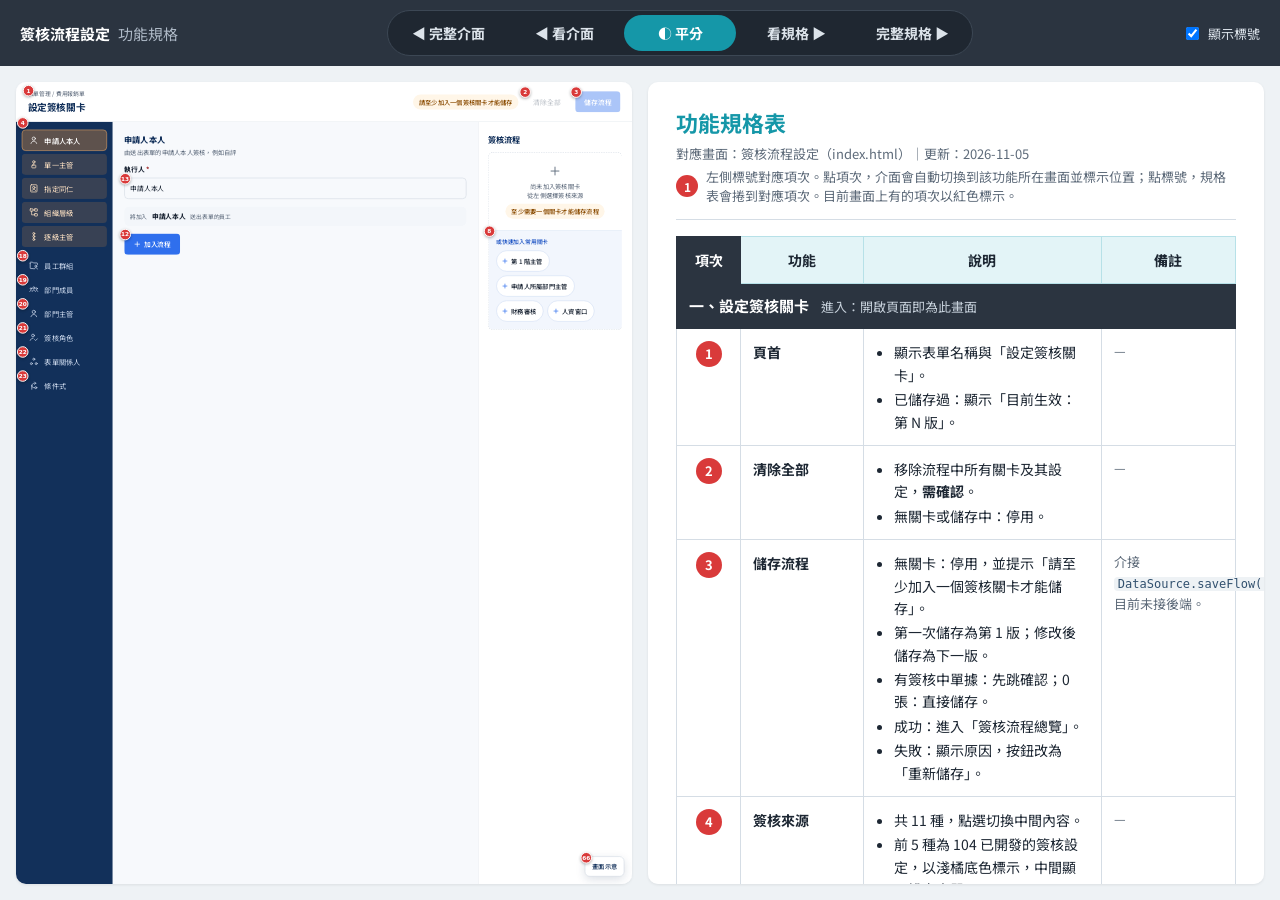
<file: spec.html>
<!doctype html>
<html lang="zh-Hant">
<head>
<meta charset="utf-8">
<meta name="viewport" content="width=device-width, initial-scale=1">
<title>簽核流程設定｜功能規格</title>
<link rel="preconnect" href="https://fonts.googleapis.com">
<link rel="stylesheet" href="https://fonts.googleapis.com/css2?family=Noto+Sans+TC:wght@400;500;700&display=swap">
<link rel="stylesheet" href="css/spec.css?v=2">
</head>
<body>
<header class="bar">
  <div class="bar-title">簽核流程設定<span>功能規格</span></div>
  <div class="modes" role="group" aria-label="版面">
    <button type="button" data-mode="ui-full">◀ 完整介面</button>
    <button type="button" data-mode="ui">◀ 看介面</button>
    <button type="button" data-mode="half" class="on">◐ 平分</button>
    <button type="button" data-mode="spec">看規格 ▶</button>
    <button type="button" data-mode="spec-full">完整規格 ▶</button>
  </div>
  <label class="pin-toggle"><input type="checkbox" id="showPins" checked> 顯示標號</label>
</header>
<main class="split" id="split" data-mode="half">
  <section class="pane ui-pane" aria-label="介面">
    <div class="frame-box" id="frameBox"><iframe id="ui" src="index.html?spec=1&amp;v=5" title="簽核流程設定介面"></iframe></div>
  </section>
  <section class="pane spec-pane" id="specPane" aria-label="功能規格">
    <div class="doc">
      <h1>功能規格表</h1>
      <p class="doc-meta">對應畫面：簽核流程設定（index.html）｜更新：2026-11-05</p>
      <p class="doc-hint"><span class="pin-demo">1</span>左側標號對應項次。點項次，介面會自動切換到該功能所在畫面並標示位置；點標號，規格表會捲到對應項次。目前畫面上有的項次以紅色標示。</p>
      <table class="spec">
        <colgroup><col class="c-n"><col class="c-f"><col class="c-d"><col class="c-r"></colgroup>
        <thead><tr><th>項次</th><th>功能</th><th>說明</th><th>備註</th></tr></thead>
        <tbody id="specBody"></tbody>
      </table>
    </div>
  </section>
</main>
<div class="toast" id="toast" role="status" aria-live="polite"></div>
<noscript>此頁面需要啟用 JavaScript。</noscript>
<script src="js/spec-page.js?v=7"></script>
</body>
</html>
</file>
<file: css/spec.css>
:root {
  --bar: #2B3440; --bar-2: #1F2731; --teal: #1597A8; --teal-bg: #E3F4F7; --teal-line: #B7E1E8;
  --ink: #1D2733; --muted: #5E6B7A; --line: #D5DDE5; --page: #EEF2F5; --pin: #D93A3A;
}
* { box-sizing: border-box; }
html, body { height: 100%; }
body { margin: 0; display: flex; flex-direction: column; background: var(--page); color: var(--ink); font-family: 'Noto Sans TC', system-ui, sans-serif; font-size: 14px; }
button { font-family: inherit; cursor: pointer; }

/* 頂部切換列 */
.bar { flex: none; display: flex; align-items: center; justify-content: space-between; gap: 16px; padding: 10px 20px; background: var(--bar); color: #fff; }
.bar-title { font-weight: 700; font-size: 15px; white-space: nowrap; }
.bar-title span { margin-left: 8px; font-weight: 400; color: #AEB9C6; }
.modes { display: flex; gap: 4px; padding: 4px; background: var(--bar-2); border: 1px solid #3C4754; border-radius: 999px; }
.modes button { min-width: 112px; min-height: 36px; padding: 0 16px; border: none; border-radius: 999px; background: transparent; color: #DCE3EA; font-size: 14px; font-weight: 700; white-space: nowrap; }
.modes button:hover { background: #33404D; }
.modes button.on { background: var(--teal); color: #fff; }
.pin-toggle { display: flex; align-items: center; gap: 6px; font-size: 13px; color: #DCE3EA; white-space: nowrap; cursor: pointer; }

/* 左右分割 */
.split { flex: 1; min-height: 0; display: flex; gap: 16px; padding: 16px; }
.pane { min-width: 0; background: #fff; border-radius: 10px; box-shadow: 0 1px 3px rgba(0,0,0,.08); overflow: hidden; transition: flex-basis .25s; }
.ui-pane { flex: 0 0 calc(50% - 8px); }
.spec-pane { flex: 1 1 0; overflow-y: auto; }
.split[data-mode="ui-full"] .ui-pane { flex-basis: 100%; }
.split[data-mode="ui-full"] .spec-pane { display: none; }
.split[data-mode="ui"] .ui-pane { flex-basis: calc(68% - 8px); }
.split[data-mode="spec"] .ui-pane { flex-basis: calc(34% - 8px); }
.split[data-mode="spec-full"] .ui-pane { display: none; }
.frame-box { position: relative; width: 100%; height: 100%; overflow: hidden; }
.frame-box iframe { position: absolute; left: 0; top: 0; border: 0; transform-origin: 0 0; background: #fff; }

/* 規格文件 */
.doc { padding: 24px 28px 48px; max-width: 1200px; }
.doc h1 { margin: 0 0 6px; font-size: 22px; color: var(--teal); }
.doc-meta { margin: 0 0 4px; color: var(--muted); font-size: 13px; }
.doc-hint { display: flex; align-items: center; gap: 8px; margin: 0 0 16px; padding-bottom: 14px; border-bottom: 1px solid var(--line); color: var(--muted); font-size: 13px; }
.pin-demo { flex: none; width: 22px; height: 22px; border-radius: 50%; background: var(--pin); color: #fff; font-size: 12px; font-weight: 700; display: inline-flex; align-items: center; justify-content: center; }

.spec { width: 100%; border-collapse: collapse; table-layout: fixed; line-height: 1.6; }
.c-n { width: 64px; } .c-f { width: 22%; } .c-r { width: 24%; }
.spec th { position: sticky; top: 0; z-index: 1; padding: 12px; background: var(--teal-bg); color: var(--ink); font-size: 14px; text-align: center; border: 1px solid var(--teal-line); }
.spec th:first-child { background: var(--bar); color: #fff; border-color: var(--bar); }
.spec td { padding: 12px; vertical-align: top; border: 1px solid var(--line); }
.spec tr.sec td { padding: 10px 12px; background: var(--bar); color: #fff; border-color: var(--bar); }
.sec-name { font-weight: 700; font-size: 15px; }
.sec-path { margin-left: 12px; font-size: 13px; color: #C6D0DA; }
.spec tr.item { cursor: pointer; }
.spec tr.item:hover td { background: #F6FAFB; }
.spec tr.item.hl td { background: #FFF3F0; }
.num { text-align: center; }
.num span { display: inline-flex; width: 26px; height: 26px; border-radius: 50%; align-items: center; justify-content: center; font-weight: 700; font-size: 13px; background: #E4E9EE; color: var(--muted); }
tr.item.live .num span { background: var(--pin); color: #fff; }
.fn { font-weight: 700; }
.spec ul { margin: 0; padding-left: 18px; }
.spec ul ul { margin-top: 2px; padding-left: 18px; list-style: circle; }
.spec li + li { margin-top: 2px; }
.spec td.note { color: var(--muted); font-size: 13px; }
.spec code { padding: 0 4px; border-radius: 4px; background: #EEF2F5; font-size: 12px; color: #31506E; }

.toast { position: fixed; left: 50%; bottom: 24px; transform: translate(-50%, 20px); max-width: 90vw; padding: 10px 16px; border-radius: 8px; background: var(--bar); color: #fff; font-size: 13px; opacity: 0; pointer-events: none; transition: opacity .2s, transform .2s; }
.toast.on { opacity: 1; transform: translate(-50%, 0); }

@media (max-width: 900px) {
  .bar { flex-wrap: wrap; }
  .modes { order: 3; width: 100%; overflow-x: auto; }
  .modes button { min-width: 96px; }
  .split { padding: 8px; gap: 8px; }
}
</file>
